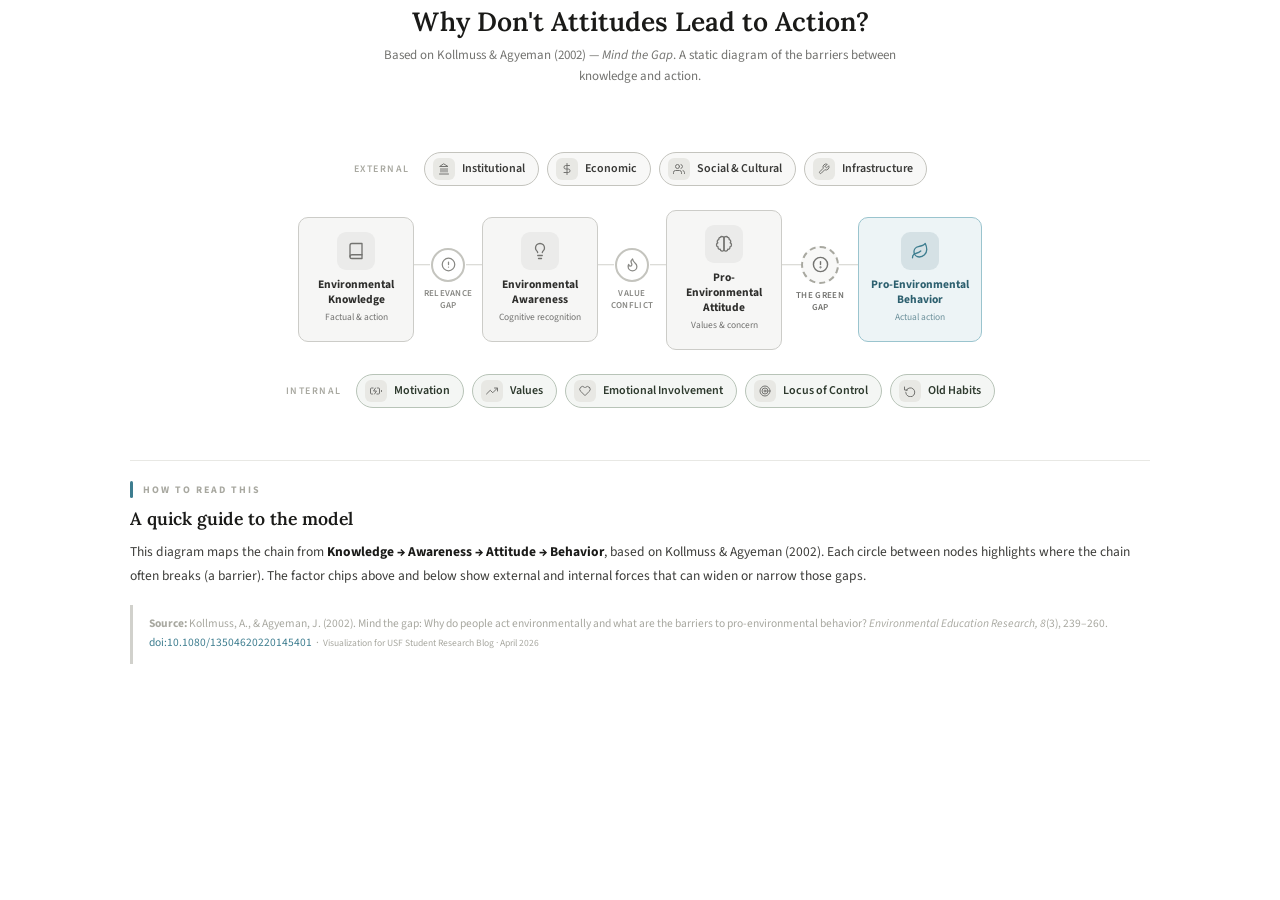
<file: visualizations/attitude-behavior-gap.html>
<!DOCTYPE html>
<html lang="en">
<head>
<meta charset="UTF-8">
<meta name="viewport" content="width=device-width, initial-scale=1.0">
<title>Mind the Gap — Kollmuss & Agyeman (2002)</title>
<link rel="preconnect" href="https://fonts.googleapis.com">
<link rel="stylesheet" href="https://fonts.googleapis.com/css2?family=Lora:ital,wght@0,400;0,600;1,400&family=Source+Sans+3:wght@300;400;600;700&display=swap">
<style>
*, *::before, *::after { box-sizing: border-box; margin: 0; padding: 0; }

:root {
  /* Single muted accent — slate-teal for the outcome node only */
  --accent-dark:     #2c5f6e;
  --accent-mid:      #3d7d8f;
  --accent-light:    #edf4f6;
  --accent-border:   #9ac4ce;

  /* All other nodes: neutral grays */
  --node-bg:         #f6f6f5;
  --node-border:     #ccccc8;
  --node-text:       #2e2e2c;
  --node-icon-bg:    #ebebea;

  /* Barriers: muted warm gray */
  --barrier-color:   #888884;
  --barrier-border:  #c4c4be;
  --barrier-bg:      #f8f8f7;

  /* Chip — external */
  --chip-ext-bg:     #f8f8f7;
  --chip-ext-border: #c4c4be;
  --chip-ext-text:   #3a3a38;

  /* Chip — internal */
  --chip-int-bg:     #f4f6f4;
  --chip-int-border: #b8c4b8;
  --chip-int-text:   #2e3a2e;

  /* Neutrals */
  --neutral-50:      #fafaf9;
  --neutral-100:     #f5f5f3;
  --neutral-200:     #e8e8e4;
  --neutral-300:     #d1d1cc;
  --neutral-400:     #a8a8a0;
  --neutral-500:     #737370;
  --neutral-700:     #3d3d3a;
  --neutral-900:     #1a1a18;
  --font-serif:      'Lora', Georgia, serif;
  --font-sans:       'Source Sans 3', system-ui, sans-serif;
  --radius-sm:       6px;
  --radius-md:       10px;
  --radius-lg:       14px;
  --shadow-sm:       0 1px 3px rgba(0,0,0,0.06), 0 1px 2px rgba(0,0,0,0.04);
  --shadow-md:       0 3px 10px rgba(0,0,0,0.09), 0 1px 3px rgba(0,0,0,0.05);
  --t:               0.2s cubic-bezier(0.4,0,0.2,1);
}

html, body {
  font-family: var(--font-sans);
  background: transparent;
  color: var(--neutral-900);
  overflow-x: hidden;
}

.wrap { max-width: 1020px; margin: 0 auto; padding: 0.25rem 0 0.5rem; }

/* ── Header ─────────────────────────────────────────────── */
.viz-header { text-align: center; margin-bottom: 1.75rem; }
.viz-title {
  font-family: var(--font-serif);
  font-size: clamp(1.2rem, 2.8vw, 1.65rem);
  font-weight: 600; line-height: 1.3; color: var(--neutral-900);
  margin-bottom: 0.4rem;
}
.viz-sub { font-size: 13px; color: var(--neutral-500); max-width: 520px; margin: 0 auto; line-height: 1.65; }

/* ── Diagram viewport ───────────────────────────────────── */
.diagram-viewport {
  overflow-x: auto;
  border: none;
  background: transparent;
}

.diagram-inner {
  padding: 2rem 1.5rem 1.5rem;
  min-width: 680px;
}

/* ── Layout rows ────────────────────────────────────────── */
.row-ext, .row-int {
  display: flex; align-items: center;
  justify-content: center; flex-wrap: wrap; gap: 8px;
  padding: 0.25rem 0;
}
.row-ext { margin-bottom: 1.25rem; }
.row-int { margin-top: 1.25rem; }
.row-flow {
  display: flex; align-items: center;
  justify-content: center; gap: 0;
  overflow-x: visible; position: relative;
}

/* ── Section labels ─────────────────────────────────────── */
.section-label {
  font-size: 10px; font-weight: 600; letter-spacing: 1.5px;
  text-transform: uppercase; color: var(--neutral-400);
  white-space: nowrap; flex-shrink: 0;
  margin-right: 6px;
}

/* ── Flow nodes ─────────────────────────────────────────── */
.node {
  flex-shrink: 0; display: flex; flex-direction: column;
  align-items: center; justify-content: center;
  width: 116px; min-height: 100px;
  border-radius: var(--radius-md); padding: 0.9rem 0.6rem 1.1rem;
  cursor: default; text-align: center; position: relative; z-index: 2;
  border: 1.5px solid;
  transition: transform var(--t), box-shadow var(--t), border-color var(--t);
}
/* Static mode: remove click affordances */
.node::after { display: none; }
.node:hover { transform: none; box-shadow: none; }
.node.active {
  transform: translateY(-3px);
  box-shadow: var(--shadow-md);
  border-width: 2px;
}
.node.active::after {
  background: currentColor;
  width: 6px; height: 6px;
  box-shadow: 0 0 0 2px rgba(0,0,0,0.08);
}
.node-icon {
  width: 38px; height: 38px;
  border-radius: 9px;
  display: flex; align-items: center; justify-content: center;
  margin-bottom: 0.5rem; flex-shrink: 0;
  transition: background var(--t);
}
.node-icon svg { width: 18px; height: 18px; stroke-width: 1.75; }
.node-label { font-size: 11.5px; font-weight: 700; line-height: 1.3; }
.node-sub   { font-size: 9.5px; margin-top: 3px; opacity: 0.65; line-height: 1.3; }
/* Active icon fill hint */
.node.active .node-icon { filter: brightness(0.94); }

/* Node themes — all neutral except the outcome */
.node-knowledge {
  background: var(--node-bg); border-color: var(--node-border); color: var(--node-text);
}
.node-knowledge .node-icon { background: var(--node-icon-bg); color: var(--neutral-500); }

.node-awareness {
  background: var(--node-bg); border-color: var(--node-border); color: var(--node-text);
}
.node-awareness .node-icon { background: var(--node-icon-bg); color: var(--neutral-500); }

.node-attitude {
  background: var(--node-bg); border-color: var(--node-border); color: var(--node-text);
}
.node-attitude .node-icon { background: var(--node-icon-bg); color: var(--neutral-500); }

/* Outcome node: single accent */
.node-behavior {
  background: var(--accent-light); border-color: var(--accent-border);
  color: var(--accent-dark); width: 124px;
}
.node-behavior .node-icon { background: rgba(44,95,110,0.12); color: var(--accent-mid); }

/* ── Barriers ────────────────────────────────────────────── */
.barrier {
  flex-shrink: 0; display: flex; flex-direction: column;
  align-items: center; justify-content: center;
  width: 68px; cursor: default; position: relative; z-index: 2;
}
.barrier-track {
  width: 100%; display: flex; align-items: center; justify-content: center;
  position: relative;
}
.barrier-track::before, .barrier-track::after {
  content: ''; position: absolute;
  top: 50%; height: 1.5px;
  background: var(--neutral-300);
  transform: translateY(-50%);
  z-index: 0;
}
.barrier-track::before { left: 0; width: calc(50% - 18px); }
.barrier-track::after  { right: 0; width: calc(50% - 18px); }

.barrier-icon {
  width: 34px; height: 34px;
  border-radius: 50%; border: 2px solid;
  display: flex; align-items: center; justify-content: center;
  background: white; position: relative; z-index: 1;
  transition: box-shadow var(--t), transform var(--t);
  flex-shrink: 0;
}
.barrier-icon svg { width: 15px; height: 15px; stroke-width: 2; }

.barrier:hover .barrier-icon { transform: none; box-shadow: none; }
.barrier.active .barrier-icon { transform: scale(1.12); box-shadow: var(--shadow-md); }

.barrier-label {
  font-size: 9px; font-weight: 600; letter-spacing: 0.3px;
  text-transform: uppercase; margin-top: 6px; text-align: center;
  color: var(--neutral-400); line-height: 1.3; max-width: 66px;
}

/* Barrier themes — all muted gray */
.barrier-low  .barrier-icon { border-color: var(--barrier-border); color: var(--barrier-color); }
.barrier-low  .barrier-label { color: var(--barrier-color); }
.barrier-mid  .barrier-icon { border-color: var(--barrier-border); color: var(--barrier-color); }
.barrier-mid  .barrier-label { color: var(--barrier-color); }
.barrier-high .barrier-icon {
  border-color: var(--neutral-400);
  border-style: dashed;
  color: var(--neutral-500);
  width: 38px; height: 38px;
  background: var(--barrier-bg);
}
.barrier-high .barrier-icon svg { width: 17px; height: 17px; }
.barrier-high .barrier-label { color: var(--neutral-500); font-size: 9px; }

/* ── Factor chips ────────────────────────────────────────── */
.chip {
  display: inline-flex; align-items: center; gap: 7px;
  padding: 5px 13px 5px 8px;
  border-radius: 20px; font-size: 12px; font-weight: 600;
  cursor: default; border: 1.5px solid;
  transition: transform var(--t), box-shadow var(--t), background var(--t);
  white-space: nowrap;
}
.chip:hover  { transform: none; box-shadow: none; }
.chip.active { transform: translateY(-2px); box-shadow: var(--shadow-md); }
.chip-icon {
  width: 22px; height: 22px; border-radius: 6px;
  display: flex; align-items: center; justify-content: center;
  flex-shrink: 0;
}
.chip-icon svg { width: 12px; height: 12px; stroke-width: 2; }

.chip-ext {
  background: var(--chip-ext-bg); border-color: var(--chip-ext-border); color: var(--chip-ext-text);
}
.chip-ext .chip-icon { background: var(--neutral-200); color: var(--neutral-500); }
.chip-ext:hover, .chip-ext.active { background: var(--neutral-200); border-color: var(--neutral-400); }

.chip-int {
  background: var(--chip-int-bg); border-color: var(--chip-int-border); color: var(--chip-int-text);
}
.chip-int .chip-icon { background: var(--neutral-200); color: var(--neutral-500); }
.chip-int:hover, .chip-int.active { background: var(--neutral-200); border-color: var(--neutral-400); }

/* ── Info panel ──────────────────────────────────────────── */
.panel-wrap {
  margin-top: 1.5rem;
  border-top: 1px solid var(--neutral-200);
  padding-top: 1.25rem;
}
.info-panel {
  background: transparent;
  padding: 0; position: relative;
  min-height: 80px;
  transition: opacity 0.18s ease;
}
/* Accent stripe as a left-rule on the eyebrow row */
.panel-head {
  display: flex; align-items: center; gap: 0.6rem;
  margin-bottom: 0.55rem;
}
.panel-head-rule {
  width: 3px; height: 1.1rem; border-radius: 2px;
  background: var(--neutral-300); flex-shrink: 0;
  transition: background 0.18s;
}
.info-panel.c-green  .panel-head-rule { background: var(--accent-mid); }
.info-panel.c-blue   .panel-head-rule { background: var(--neutral-500); }
.info-panel.c-amber  .panel-head-rule { background: var(--neutral-500); }
.info-panel.c-orange .panel-head-rule { background: var(--neutral-500); }

.panel-eyebrow {
  font-size: 10px; font-weight: 700; letter-spacing: 2px;
  text-transform: uppercase; color: var(--neutral-400);
}
.panel-title {
  font-family: var(--font-serif); font-size: 1.1rem; font-weight: 600;
  color: var(--neutral-900); margin-bottom: 0.55rem; line-height: 1.35;
}
.panel-body  { font-size: 13.5px; line-height: 1.82; color: var(--neutral-700); }
.panel-body strong { color: var(--neutral-900); }
.panel-hint  { font-size: 12px; color: var(--neutral-400); margin-top: 0.6rem; font-style: italic; }
.panel-tags  { display: flex; flex-wrap: wrap; gap: 5px; margin-top: 0.85rem; }
.panel-tag   {
  font-size: 10.5px; padding: 2px 9px; border-radius: 20px;
  background: var(--neutral-100); color: var(--neutral-500);
  border: 1px solid var(--neutral-200);
  letter-spacing: 0.2px;
}

/* ── Citation ────────────────────────────────────────────── */
.citation {
  margin-top: 1rem; padding: 0.65rem 1rem;
  border-left: 3px solid var(--neutral-300);
  font-size: 11.5px; color: var(--neutral-400); line-height: 1.65;
}
.citation a { color: var(--accent-mid); text-decoration: none; }
.citation a:hover { text-decoration: underline; }

/* ── Responsive ──────────────────────────────────────────── */
@media (max-width: 600px) {
  .node { width: 92px; min-height: 80px; }
  .node-behavior { width: 100px; }
  .barrier { width: 48px; }
  .barrier-label { display: none; }
  .chip span { display: none; }
  .chip { padding: 5px 8px; }
}

/* ── Entrance animations ─────────────────────────────────── */
@keyframes fadeUp {
  from { opacity: 0; transform: translateY(10px); }
  to   { opacity: 1; transform: translateY(0); }
}
.viz-header        { animation: fadeUp 0.4s ease both; }
.diagram-viewport  { animation: fadeUp 0.4s ease 0.08s both; }
.panel-wrap        { animation: fadeUp 0.4s ease 0.14s both; }
</style>
</head>
<body>
<div class="wrap">

  <!-- Header -->
  <div class="viz-header">
    <h1 class="viz-title">Why Don't Attitudes Lead to Action?</h1>
    <p class="viz-sub">Based on Kollmuss &amp; Agyeman (2002) — <em>Mind the Gap</em>. A static diagram of the barriers between knowledge and action.</p>
  </div>

  <!-- Diagram -->
  <div class="diagram-viewport">
    <div class="diagram-inner">

      <!-- External factors row -->
      <div class="row-ext">
        <span class="section-label">External</span>
        <span class="chip chip-ext" data-key="institutional">
          <span class="chip-icon"><svg viewBox="0 0 24 24" fill="none" stroke="currentColor" stroke-linecap="round" stroke-linejoin="round"><line x1="3" y1="22" x2="21" y2="22"/><line x1="6" y1="18" x2="6" y2="11"/><line x1="10" y1="18" x2="10" y2="11"/><line x1="14" y1="18" x2="14" y2="11"/><line x1="18" y1="18" x2="18" y2="11"/><polygon points="12 2 20 7 4 7"/></svg></span>
          <span>Institutional</span>
        </span>
        <span class="chip chip-ext" data-key="economic">
          <span class="chip-icon"><svg viewBox="0 0 24 24" fill="none" stroke="currentColor" stroke-linecap="round" stroke-linejoin="round"><line x1="12" y1="1" x2="12" y2="23"/><path d="M17 5H9.5a3.5 3.5 0 0 0 0 7h5a3.5 3.5 0 0 1 0 7H6"/></svg></span>
          <span>Economic</span>
        </span>
        <span class="chip chip-ext" data-key="social">
          <span class="chip-icon"><svg viewBox="0 0 24 24" fill="none" stroke="currentColor" stroke-linecap="round" stroke-linejoin="round"><path d="M17 21v-2a4 4 0 0 0-4-4H5a4 4 0 0 0-4 4v2"/><circle cx="9" cy="7" r="4"/><path d="M23 21v-2a4 4 0 0 0-3-3.87"/><path d="M16 3.13a4 4 0 0 1 0 7.75"/></svg></span>
          <span>Social &amp; Cultural</span>
        </span>
        <span class="chip chip-ext" data-key="infrastructure">
          <span class="chip-icon"><svg viewBox="0 0 24 24" fill="none" stroke="currentColor" stroke-linecap="round" stroke-linejoin="round"><path d="M14.7 6.3a1 1 0 0 0 0 1.4l1.6 1.6a1 1 0 0 0 1.4 0l3.77-3.77a6 6 0 0 1-7.94 7.94l-6.91 6.91a2.12 2.12 0 0 1-3-3l6.91-6.91a6 6 0 0 1 7.94-7.94l-3.76 3.76z"/></svg></span>
          <span>Infrastructure</span>
        </span>
      </div>

      <!-- Main flow row -->
      <div class="row-flow">

        <!-- Node: Knowledge -->
        <div class="node node-knowledge" data-key="knowledge">
          <div class="node-icon">
            <svg viewBox="0 0 24 24" fill="none" stroke="currentColor" stroke-linecap="round" stroke-linejoin="round"><path d="M4 19.5A2.5 2.5 0 0 1 6.5 17H20"/><path d="M6.5 2H20v20H6.5A2.5 2.5 0 0 1 4 19.5v-15A2.5 2.5 0 0 1 6.5 2z"/></svg>
          </div>
          <div class="node-label">Environmental Knowledge</div>
          <div class="node-sub">Factual &amp; action</div>
        </div>

        <!-- Barrier 1 -->
        <div class="barrier barrier-low" data-key="barrier1">
          <div class="barrier-track">
            <div class="barrier-icon">
              <svg viewBox="0 0 24 24" fill="none" stroke="currentColor" stroke-linecap="round" stroke-linejoin="round"><circle cx="12" cy="12" r="10"/><line x1="12" y1="8" x2="12" y2="12"/><line x1="12" y1="16" x2="12.01" y2="16"/></svg>
            </div>
          </div>
          <div class="barrier-label">Relevance Gap</div>
        </div>

        <!-- Node: Awareness -->
        <div class="node node-awareness" data-key="awareness">
          <div class="node-icon">
            <svg viewBox="0 0 24 24" fill="none" stroke="currentColor" stroke-linecap="round" stroke-linejoin="round"><line x1="9" y1="18" x2="15" y2="18"/><line x1="10" y1="22" x2="14" y2="22"/><path d="M15.09 14c.18-.98.65-1.74 1.41-2.5A4.65 4.65 0 0 0 18 8 6 6 0 0 0 6 8c0 1 .23 2.23 1.5 3.5A4.61 4.61 0 0 1 8.91 14"/></svg>
          </div>
          <div class="node-label">Environmental Awareness</div>
          <div class="node-sub">Cognitive recognition</div>
        </div>

        <!-- Barrier 2 -->
        <div class="barrier barrier-mid" data-key="barrier2">
          <div class="barrier-track">
            <div class="barrier-icon">
              <svg viewBox="0 0 24 24" fill="none" stroke="currentColor" stroke-linecap="round" stroke-linejoin="round"><path d="M8.5 14.5A2.5 2.5 0 0 0 11 12c0-1.38-.5-2-1-3-1.072-2.143-.224-4.054 2-6 .5 2.5 2 4.9 4 6.5 2 1.6 3 3.5 3 5.5a7 7 0 1 1-14 0c0-1.153.433-2.294 1-3a2.5 2.5 0 0 0 2.5 2.5z"/></svg>
            </div>
          </div>
          <div class="barrier-label">Value Conflict</div>
        </div>

        <!-- Node: Attitude -->
        <div class="node node-attitude" data-key="attitude">
          <div class="node-icon">
            <svg viewBox="0 0 24 24" fill="none" stroke="currentColor" stroke-linecap="round" stroke-linejoin="round"><path d="M9.5 2A2.5 2.5 0 0 1 12 4.5v15a2.5 2.5 0 0 1-4.96-.46 2.5 2.5 0 0 1-2.96-3.08 3 3 0 0 1-.34-5.58 2.5 2.5 0 0 1 1.32-4.24 2.5 2.5 0 0 1 1.98-3A2.5 2.5 0 0 1 9.5 2Z"/><path d="M14.5 2A2.5 2.5 0 0 0 12 4.5v15a2.5 2.5 0 0 0 4.96-.46 2.5 2.5 0 0 0 2.96-3.08 3 3 0 0 0 .34-5.58 2.5 2.5 0 0 0-1.32-4.24 2.5 2.5 0 0 0-1.98-3A2.5 2.5 0 0 0 14.5 2Z"/></svg>
          </div>
          <div class="node-label">Pro-Environmental Attitude</div>
          <div class="node-sub">Values &amp; concern</div>
        </div>

        <!-- Barrier 3: The Green Gap -->
        <div class="barrier barrier-high" data-key="barrier3" style="width:76px;">
          <div class="barrier-track">
            <div class="barrier-icon">
              <svg viewBox="0 0 24 24" fill="none" stroke="currentColor" stroke-linecap="round" stroke-linejoin="round"><circle cx="12" cy="12" r="10"/><polyline points="12 8 12 12"/><circle cx="12" cy="16" r="0.5" fill="currentColor"/></svg>
            </div>
          </div>
          <div class="barrier-label">The Green Gap</div>
        </div>

        <!-- Node: Behavior -->
        <div class="node node-behavior" data-key="behavior">
          <div class="node-icon">
            <svg viewBox="0 0 24 24" fill="none" stroke="currentColor" stroke-linecap="round" stroke-linejoin="round"><path d="M11 20A7 7 0 0 1 9.8 6.1C15.5 5 17 4.48 19 2c1 2 2 4.18 2 8 0 5.5-4.78 10-10 10z"/><path d="M2 21c0-3 1.85-5.36 5.08-6C9.5 14.52 12 13 13 12"/></svg>
          </div>
          <div class="node-label">Pro-Environmental Behavior</div>
          <div class="node-sub">Actual action</div>
        </div>

      </div><!-- /row-flow -->

      <!-- Internal factors row -->
      <div class="row-int">
        <span class="section-label">Internal</span>
        <span class="chip chip-int" data-key="motivation">
          <span class="chip-icon"><svg viewBox="0 0 24 24" fill="none" stroke="currentColor" stroke-linecap="round" stroke-linejoin="round"><path d="M5 18H3a2 2 0 0 1-2-2V8a2 2 0 0 1 2-2h3.19M15 6h2a2 2 0 0 1 2 2v8a2 2 0 0 1-2 2h-3.19"/><line x1="23" y1="13" x2="23" y2="11"/><polyline points="11 6 7 12 13 12 9 18"/></svg></span>
          <span>Motivation</span>
        </span>
        <span class="chip chip-int" data-key="values">
          <span class="chip-icon"><svg viewBox="0 0 24 24" fill="none" stroke="currentColor" stroke-linecap="round" stroke-linejoin="round"><polyline points="23 6 13.5 15.5 8.5 10.5 1 18"/><polyline points="17 6 23 6 23 12"/></svg></span>
          <span>Values</span>
        </span>
        <span class="chip chip-int" data-key="emotion">
          <span class="chip-icon"><svg viewBox="0 0 24 24" fill="none" stroke="currentColor" stroke-linecap="round" stroke-linejoin="round"><path d="M20.84 4.61a5.5 5.5 0 0 0-7.78 0L12 5.67l-1.06-1.06a5.5 5.5 0 0 0-7.78 7.78l1.06 1.06L12 21.23l7.78-7.78 1.06-1.06a5.5 5.5 0 0 0 0-7.78z"/></svg></span>
          <span>Emotional Involvement</span>
        </span>
        <span class="chip chip-int" data-key="locus">
          <span class="chip-icon"><svg viewBox="0 0 24 24" fill="none" stroke="currentColor" stroke-linecap="round" stroke-linejoin="round"><circle cx="12" cy="12" r="10"/><circle cx="12" cy="12" r="6"/><circle cx="12" cy="12" r="2"/></svg></span>
          <span>Locus of Control</span>
        </span>
        <span class="chip chip-int" data-key="habits">
          <span class="chip-icon"><svg viewBox="0 0 24 24" fill="none" stroke="currentColor" stroke-linecap="round" stroke-linejoin="round"><polyline points="1 4 1 10 7 10"/><path d="M3.51 15a9 9 0 1 0 .49-3.32"/></svg></span>
          <span>Old Habits</span>
        </span>
      </div>

    </div><!-- /diagram-inner -->
  </div><!-- /diagram-viewport -->

  <!-- Info panel -->
  <div class="panel-wrap">
    <div class="info-panel c-green" id="info-panel">
      <div class="panel-head"><div class="panel-head-rule"></div><p class="panel-eyebrow">How to read this</p></div>
      <p class="panel-title">A quick guide to the model</p>
      <p class="panel-body">This diagram maps the chain from <strong>Knowledge → Awareness → Attitude → Behavior</strong>, based on Kollmuss &amp; Agyeman (2002). Each circle between nodes highlights where the chain often breaks (a barrier). The factor chips above and below show external and internal forces that can widen or narrow those gaps.</p>
    </div>
  </div>

  <!-- Citation -->
  <div class="citation">
    <strong>Source:</strong> Kollmuss, A., &amp; Agyeman, J. (2002). Mind the gap: Why do people act environmentally and what are the barriers to pro-environmental behavior? <em>Environmental Education Research, 8</em>(3), 239–260.
    <a href="https://doi.org/10.1080/13504620220145401" target="_blank" rel="noopener">doi:10.1080/13504620220145401</a>
    &nbsp;·&nbsp; <small>Visualization for USF Student Research Blog · April 2026</small>
  </div>

</div><!-- /wrap -->

<script>
/* ── Auto-height: tell parent iframe how tall we are ── */
function postHeight() {
  const h = document.documentElement.scrollHeight;
  window.parent.postMessage({ iframeHeight: h, src: 'attitude-behavior-gap' }, '*');
}
window.addEventListener('load', postHeight);
new ResizeObserver(postHeight).observe(document.documentElement);
</script>
</body>
</html>
</file>
